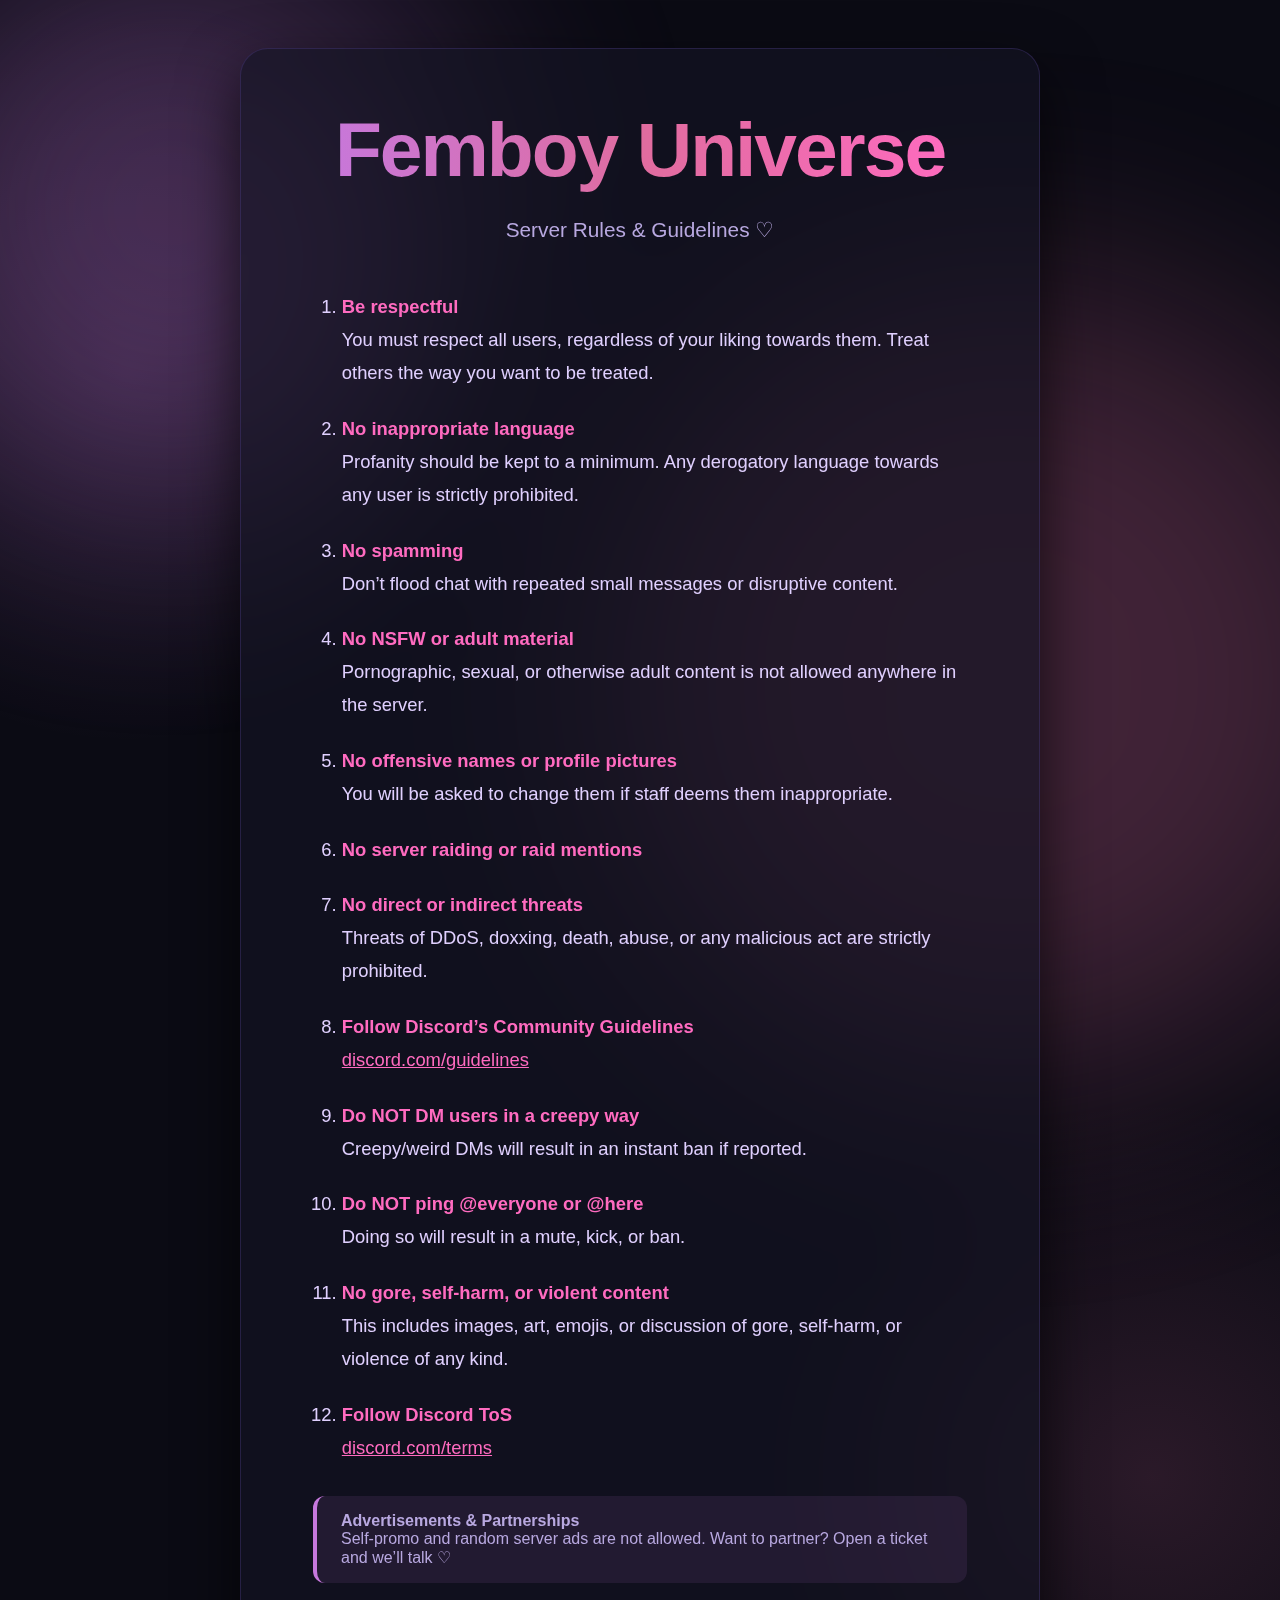
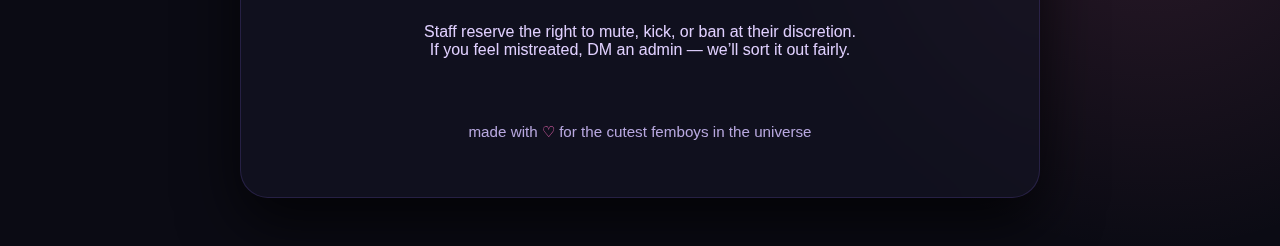
<file: Discord/rules.html>
<!DOCTYPE html>
<html lang="en" data-theme="dark">
<head>
  <meta charset="UTF-8">
  <meta name="viewport" content="width=device-width, initial-scale=1.0">
  <title>Rules ♡ Femboy Universe</title>
  <link rel="stylesheet" href="https://cdnjs.cloudflare.com/ajax/libs/font-awesome/6.5.0/css/all.min.css">
  <style>
    :root {
      --bg: #0b0b14;
      --glass: rgba(20, 20, 35, 0.65);
      --glass-border: rgba(90, 70, 160, 0.3);
      --accent: #c678dd;
      --accent2: #e06c9f;
      --pink: #ff6bc0;
      --text: #e0d0ff;
      --text-muted: #b8a8e0;
    }

    @import url('https://fonts.googleapis.com/css2?family=Inter:wght@300;400;500;600;800&display=swap');

    * { margin: 0; padding: 0; box-sizing: border-box; }

    body {
      font-family: 'Inter', sans-serif;
      background: var(--bg);
      color: var(--text);
      min-height: 100vh;
      background-image: 
        radial-gradient(circle at 10% 20%, rgba(198, 120, 221, 0.15) 0%, transparent 20%),
        radial-gradient(circle at 90% 80%, rgba(224, 108, 159, 0.15) 0%, transparent 20%);
      overflow-x: hidden;
    }

    .bg-blob { position: fixed; border-radius: 50%; filter: blur(120px); opacity: 0.25; pointer-events: none; z-index: 1; }
    .blob1 { width: 600px; height: 600px; background: var(--accent); top: -10%; left: -10%; animation: float 22s infinite ease-in-out; }
    .blob2 { width: 800px; height: 800px; background: var(--accent2); bottom: -20%; right: -10%; animation: float 28s infinite ease-in-out reverse; }

    @keyframes float { 0%,100%{transform:translate(0,0) rotate(0deg)} 50%{transform:translate(100px,-100px) rotate(12deg)} }

    .container {
      position: relative;
      z-index: 2;
      min-height: 100vh;
      display: flex;
      align-items: center;
      justify-content: center;
      padding: 3rem 1rem;
    }

    .card {
      background: var(--glass);
      backdrop-filter: blur(20px);
      -webkit-backdrop-filter: blur(20px);
      border: 1px solid var(--glass-border);
      border-radius: 28px;
      padding: 3.5rem 4.5rem;
      max-width: 800px;
      width: 100%;
      box-shadow: 0 25px 60px rgba(0,0,0,0.7);
      animation: fadeInUp 1s ease-out;
    }

    @keyframes fadeInUp { from { opacity: 0; transform: translateY(40px); } to { opacity: 1; transform: translateY(0); } }

    h1 {
      font-size: 4.8rem;
      font-weight: 800;
      background: linear-gradient(90deg, #c678dd, #e06c9f, #ff6bc0);
      -webkit-background-clip: text;
      -webkit-text-fill-color: transparent;
      text-align: center;
      margin-bottom: 1.5rem;
      letter-spacing: -2px;
    }

    .subtitle {
      text-align: center;
      color: var(--text-muted);
      font-size: 1.3rem;
      margin-bottom: 3rem;
    }

    ol {
      padding-left: 1.8rem;
      line-height: 1.8;
      font-size: 1.15rem;
    }

    li {
      margin-bottom: 1.4rem;
      color: var(--text);
    }

    li strong {
      color: var(--pink);
    }

    .note {
      background: rgba(198, 120, 221, 0.1);
      border-left: 4px solid var(--accent);
      padding: 1rem 1.5rem;
      border-radius: 12px;
      margin: 2rem 0;
      color: var(--text-muted);
    }

    a {
      color: var(--pink);
      text-decoration: underline;
      transition: 0.3s;
    }

    a:hover { opacity: 0.8; }

    footer {
      text-align: center;
      margin-top: 4rem;
      color: var(--text-muted);
      font-size: 0.95rem;
    }

    .heart {
      color: var(--pink);
      animation: pulse 1.8s infinite;
    }

    @keyframes pulse { 0%,100% { transform: scale(1); } 50% { transform: scale(1.4); } }

    .stars { position: fixed; top: 0; left: 0; width: 100%; height: 100%; pointer-events: none; z-index: 0; }
    .star { position: absolute; background: white; border-radius: 50%; box-shadow: 0 0 12px #fff, 0 0 25px var(--accent); opacity: 0; animation: twinkle 6s infinite ease-in-out; }

    @keyframes twinkle { 0%,100% { opacity: 0; transform: scale(0) rotate(0deg); } 50% { opacity: 1; transform: scale(1) rotate(180deg); } }
  </style>
</head>
<body>

  <div class="stars" id="stars"></div>
  <div class="bg-blob blob1"></div>
  <div class="bg-blob blob2"></div>

  <div class="container">
    <div class="card">
      <h1>Femboy Universe</h1>
      <p class="subtitle">Server Rules & Guidelines ♡</p>

      <ol>
        <li><strong>Be respectful</strong><br>You must respect all users, regardless of your liking towards them. Treat others the way you want to be treated.</li>

        <li><strong>No inappropriate language</strong><br>Profanity should be kept to a minimum. Any derogatory language towards any user is strictly prohibited.</li>

        <li><strong>No spamming</strong><br>Don’t flood chat with repeated small messages or disruptive content.</li>

        <li><strong>No NSFW or adult material</strong><br>Pornographic, sexual, or otherwise adult content is not allowed anywhere in the server.</li>

        <li><strong>No offensive names or profile pictures</strong><br>You will be asked to change them if staff deems them inappropriate.</li>

        <li><strong>No server raiding or raid mentions</strong></li>

        <li><strong>No direct or indirect threats</strong><br>Threats of DDoS, doxxing, death, abuse, or any malicious act are strictly prohibited.</li>

        <li><strong>Follow Discord’s Community Guidelines</strong><br><a href="https://discord.com/guidelines" target="_blank">discord.com/guidelines</a></li>

        <li><strong>Do NOT DM users in a creepy way</strong><br>Creepy/weird DMs will result in an instant ban if reported.</li>

        <li><strong>Do NOT ping @everyone or @here</strong><br>Doing so will result in a mute, kick, or ban.</li>

        <li><strong>No gore, self-harm, or violent content</strong><br>This includes images, art, emojis, or discussion of gore, self-harm, or violence of any kind.</li>

        <li><strong>Follow Discord ToS</strong><br><a href="https://discord.com/terms" target="_blank">discord.com/terms</a></li>
      </ol>

      <div class="note">
        <strong>Advertisements & Partnerships</strong><br>
        Self-promo and random server ads are not allowed. Want to partner? Open a ticket and we’ll talk ♡
      </div>

      <p style="margin-top: 2.5rem; text-align: center;">
        Staff reserve the right to mute, kick, or ban at their discretion.<br>
        If you feel mistreated, DM an admin — we’ll sort it out fairly.
      </p>

      <footer>
        made with <span class="heart">♡</span> for the cutest femboys in the universe
      </footer>
    </div>
  </div>

  <script>
    const starsContainer = document.getElementById('stars');
    for (let i = 0; i < 90; i++) {
      const star = document.createElement('div');
      star.classList.add('star');
      const size = Math.random() * 3.5 + 1;
      star.style.width = star.style.height = `${size}px`;
      star.style.left = `${Math.random()*100}%`;
      star.style.top = `${Math.random()*100}%`;
      star.style.animationDuration = `${Math.random()*7 + 5}s`;
      star.style.animationDelay = `${Math.random()*7}s`;
      starsContainer.appendChild(star);
    }
  </script>
</body>
</html>
</file>
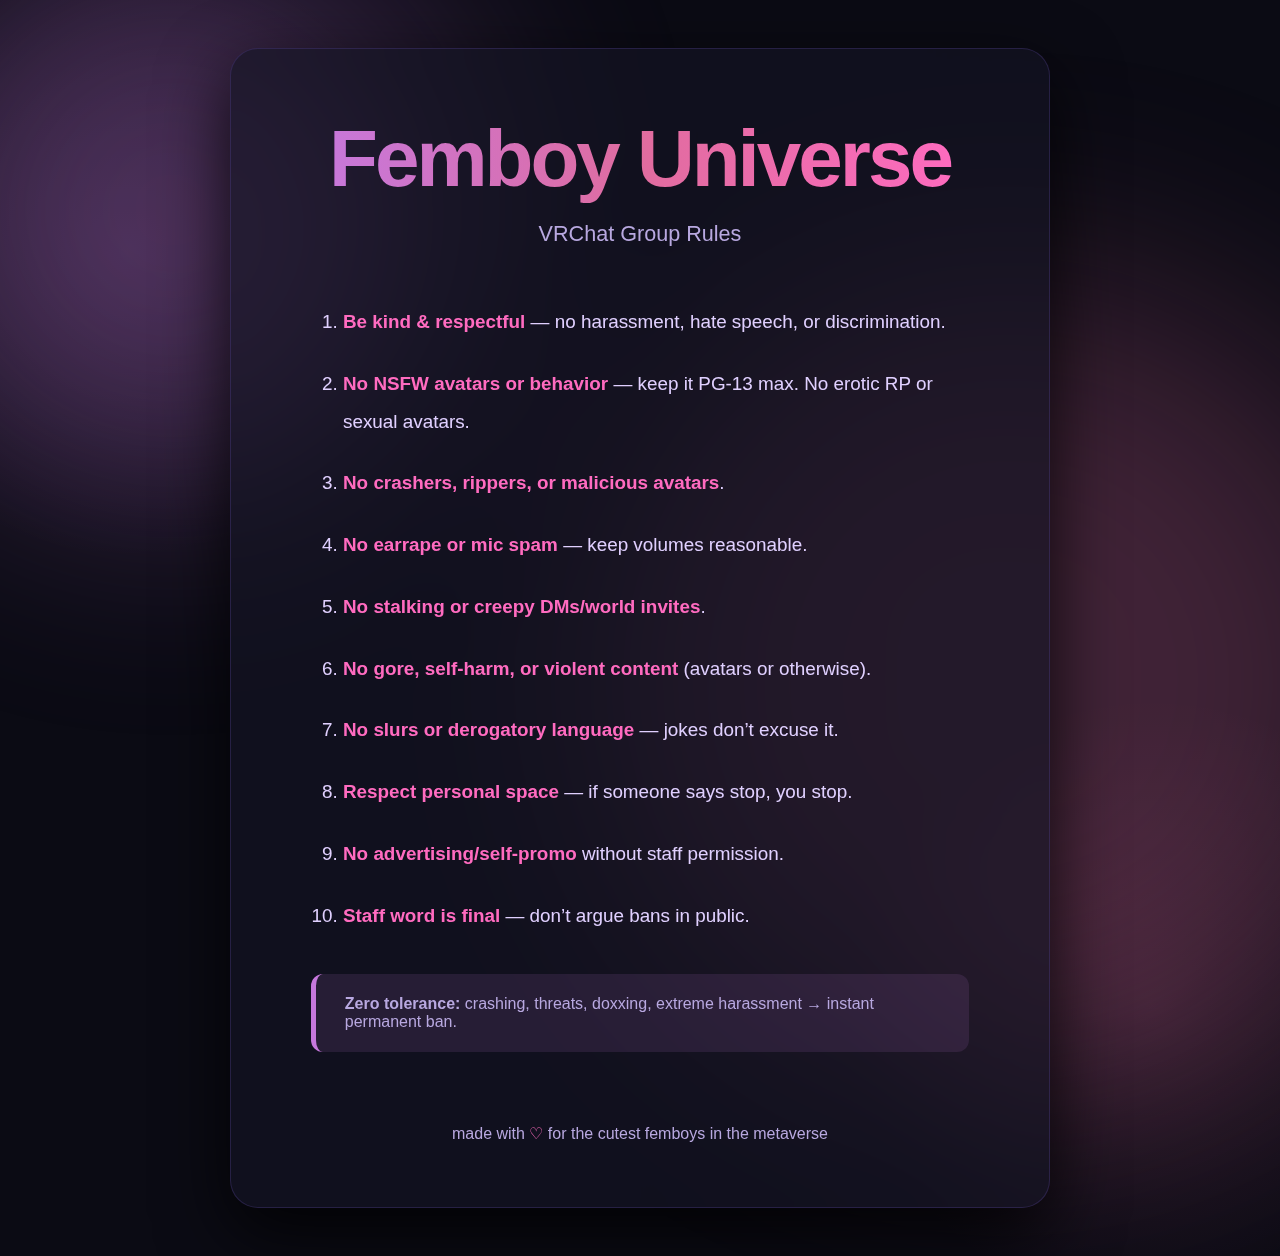
<file: VRC/rules.html>
<!DOCTYPE html>
<html lang="en">
<head>
  <meta charset="UTF-8">
  <meta name="viewport" content="width=device-width, initial-scale=1.0">
  <title>VRChat Rules • Femboy Universe</title>
  <link rel="stylesheet" href="https://cdnjs.cloudflare.com/ajax/libs/font-awesome/6.5.0/css/all.min.css">
  <style>
    :root { --bg:#0b0b14; --glass:rgba(20,20,35,0.65); --glass-border:rgba(90,70,160,0.3); --accent:#c678dd; --accent2:#e06c9f; --pink:#ff6bc0; --text:#e0d0ff; --text-muted:#b8a8e0; }
    @import url('https://fonts.googleapis.com/css2?family=Inter:wght@300;400;500;600;800&display=swap');
    *{margin:0;padding:0;box-sizing:border-box;}
    body{font-family:'Inter',sans-serif;background:var(--bg);color:var(--text);min-height:100vh;overflow-x:hidden;
      background-image:radial-gradient(circle at 10% 20%,rgba(198,120,221,0.15)0%,transparent 20%),
                       radial-gradient(circle at 90% 80%,rgba(224,108,159,0.15)0%,transparent 20%);}
    .bg-blob{position:fixed;border-radius:50%;filter:blur(120px);opacity:0.25;pointer-events:none;z-index:1;}
    .blob1{width:600px;height:600px;background:var(--accent);top:-10%;left:-10%;animation:float 22s infinite ease-in-out;}
    .blob2{width:800px;height:800px;background:var(--accent2);bottom:-20%;right:-10%;animation:float 28s infinite ease-in-out reverse;}
    @keyframes float{0%,100%{transform:translate(0,0) rotate(0deg)}50%{transform:translate(100px,-100px) rotate(12deg)}}
    .container{position:relative;z-index:2;min-height:100vh;display:flex;align-items:center;justify-content:center;padding:3rem 1rem;}
    .card{background:var(--glass);backdrop-filter:blur(20px);-webkit-backdrop-filter:blur(20px);border:1px solid var(--glass-border);border-radius:28px;padding:4rem 5rem;max-width:820px;width:100%;box-shadow:0 25px 70px rgba(0,0,0,0.8);animation:fade 1.2s ease-out;}
    @keyframes fade{from{opacity:0;transform:translateY(30px)}to{opacity:1;transform:none}}
    h1{font-size:5rem;font-weight:800;background:linear-gradient(90deg,#c678dd,#e06c9f,#ff6bc0);-webkit-background-clip:text;-webkit-text-fill-color:transparent;text-align:center;margin-bottom:1rem;letter-spacing:-3px;}
    .subtitle{text-align:center;color:var(--text-muted);font-size:1.35rem;margin-bottom:3.5rem;}
    ol{padding-left:2rem;line-height:2;font-size:1.18rem;}
    li{margin-bottom:1.5rem;color:var(--text);}
    li strong{color:var(--pink);}
    .note{background:rgba(198,120,221,0.12);border-left:5px solid var(--accent);padding:1.3rem 1.8rem;border-radius:12px;margin:2.5rem 0;color:var(--text-muted);}
    a{color:var(--pink);text-decoration:underline;}
    footer{text-align:center;margin-top:4.5rem;color:var(--text-muted);font-size:1rem;}
    .heart{color:var(--pink);animation:pulse 1.8s infinite;}
    @keyframes pulse{0%,100%{transform:scale(1)}50%{transform:scale(1.4)}}
    .stars{position:fixed;inset:0;pointer-events:none;z-index:0;}
    .star{position:absolute;background:#fff;border-radius:50%;box-shadow:0 0 12px #fff,0 0 25px var(--accent);opacity:0;animation:twinkle 6s infinite ease-in-out;}
    @keyframes twinkle{0%,100%{opacity:0;transform:scale(0) rotate(0deg)}50%{opacity:1;transform:scale(1) rotate(180deg)}}
  </style>
</head>
<body>

  <div class="stars" id="stars"></div>
  <div class="bg-blob blob1"></div>
  <div class="bg-blob blob2"></div>

  <div class="container">
    <div class="card">
      <h1>Femboy Universe</h1>
      <p class="subtitle">VRChat Group Rules</p>

      <ol>
        <li><strong>Be kind & respectful</strong> — no harassment, hate speech, or discrimination.</li>
        <li><strong>No NSFW avatars or behavior</strong> — keep it PG-13 max. No erotic RP or sexual avatars.</li>
        <li><strong>No crashers, rippers, or malicious avatars</strong>.</li>
        <li><strong>No earrape or mic spam</strong> — keep volumes reasonable.</li>
        <li><strong>No stalking or creepy DMs/world invites</strong>.</li>
        <li><strong>No gore, self-harm, or violent content</strong> (avatars or otherwise).</li>
        <li><strong>No slurs or derogatory language</strong> — jokes don’t excuse it.</li>
        <li><strong>Respect personal space</strong> — if someone says stop, you stop.</li>
        <li><strong>No advertising/self-promo</strong> without staff permission.</li>
        <li><strong>Staff word is final</strong> — don’t argue bans in public.</li>
      </ol>

      <div class="note">
        <strong>Zero tolerance:</strong> crashing, threats, doxxing, extreme harassment → instant permanent ban.
      </div>

      <footer>
        made with <span class="heart">♡</span> for the cutest femboys in the metaverse
      </footer>
    </div>
  </div>

  <script>
    const s = document.getElementById('stars');
    for(let i=0; i<90; i++){
      const star = document.createElement('div');
      star.classList.add('star');
      const size = Math.random()*3.5 + 1;
      star.style.width = star.style.height = `${size}px`;
      star.style.left = `${Math.random()*100}%`;
      star.style.top = `${Math.random()*100}%`;
      star.style.animationDuration = `${Math.random()*7 + 5}s`;
      star.style.animationDelay = `${Math.random()*7}s`;
      s.appendChild(star);
    }
  </script>
</body>
</html>
</file>
